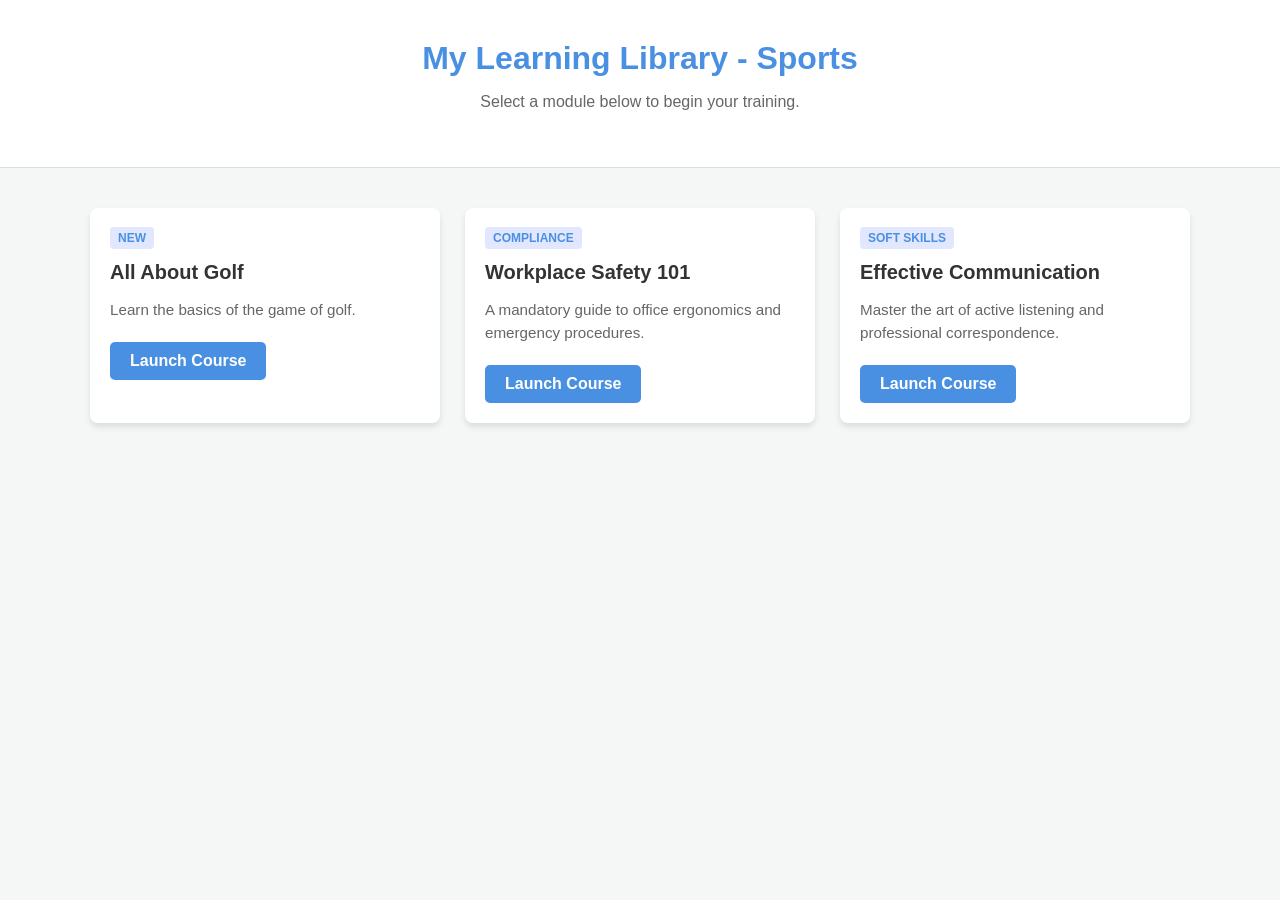
<file: index.html>
<!DOCTYPE html>
<html lang="en">
<head>
    <meta charset="UTF-8">
    <meta name="viewport" content="width=device-width, initial-scale=1.0">
    <title>eLearning Portal</title>
    <link rel="stylesheet" href="style.css"
</head>
<body>

    <header>
        <h1>My Learning Library - Sports</h1>
        <p>Select a module below to begin your training.</p>
    </header>

    <main class="course-container">
        <div class="course-card">
            <div class="card-content">
                <span class="badge">New</span>
                <h3>All About Golf</h3>
                <p>Learn the basics of the game of golf.</p>
                <a href="https://mattrbyrd.github.io/LauncherLinkDemo/?token=41a0b78a-755c-4e8f-8d3e-2c42d42b954d" class="launch-btn" 
                   target="_blank" 
                   referrerpolicy="no-referrer-when-downgrade">
                   Launch Course</a>
            </div>
        </div>

        <div class="course-card">
            <div class="card-content">
                <span class="badge">Compliance</span>
                <h3>Workplace Safety 101</h3>
                <p>A mandatory guide to office ergonomics and emergency procedures.</p>
                <a href="#" class="launch-btn">Launch Course</a>
            </div>
        </div>

        <div class="course-card">
            <div class="card-content">
                <span class="badge">Soft Skills</span>
                <h3>Effective Communication</h3>
                <p>Master the art of active listening and professional correspondence.</p>
                <a href="#" class="launch-btn">Launch Course</a>
            </div>
        </div>
    </main>

</body>
</html>
</file>
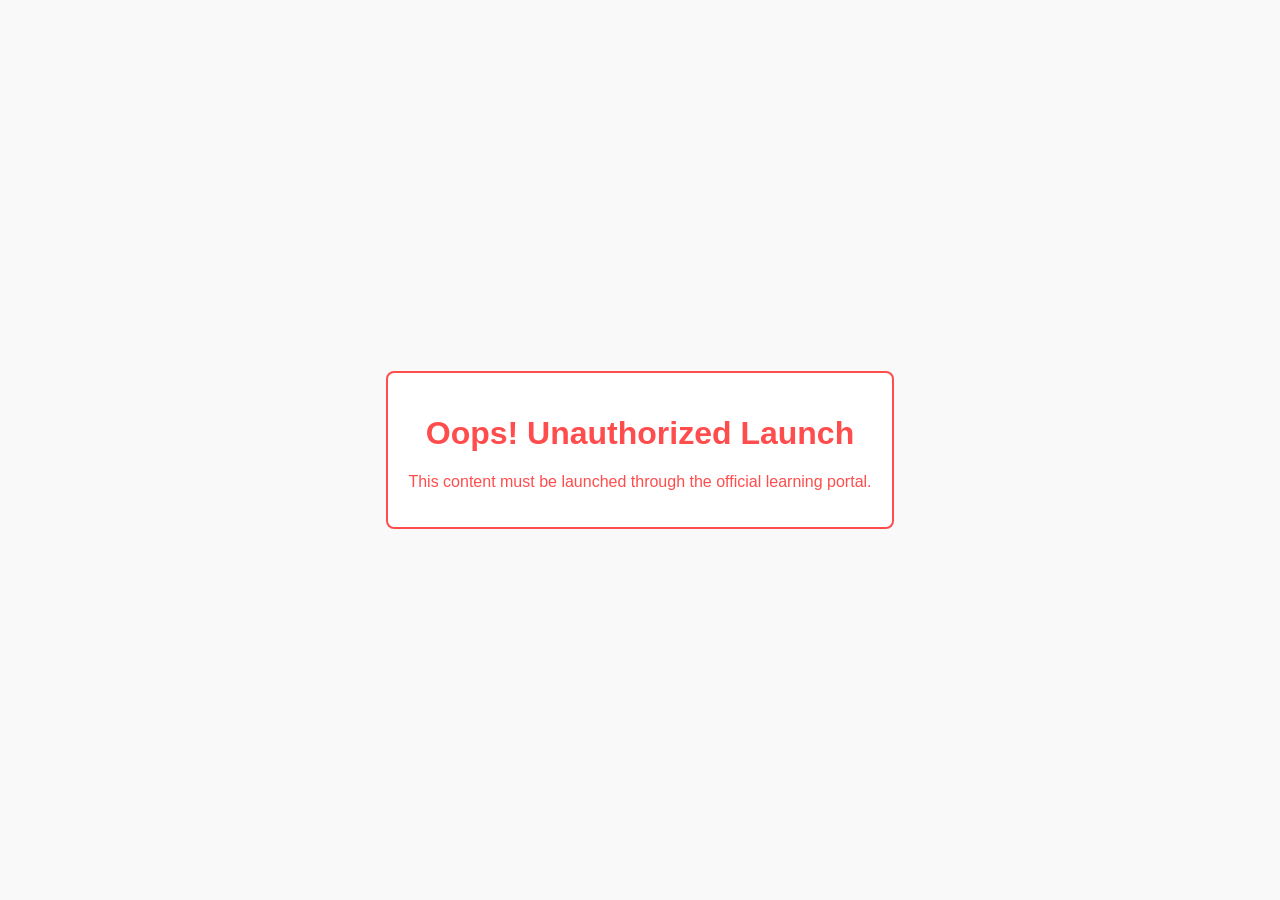
<file: launch_check.html>
<!DOCTYPE html>
<html lang="en">
<head>
    <meta charset="UTF-8">
    <title>Verifying Launch...</title>
    <style>
        body { font-family: sans-serif; display: flex; justify-content: center; align-items: center; height: 100vh; margin: 0; background: #f9f9f9; }
        /* Notice: Error is visible by default now */
        #error-msg { display: block; text-align: center; padding: 20px; border: 2px solid #ff4d4d; border-radius: 8px; background: #fff; color: #ff4d4d; }
        #loading { display: none; color: #666; }
    </style>
</head>
<body>

    <div id="error-msg">
        <h1>Oops! Unauthorized Launch</h1>
        <p>This content must be launched through the official learning portal.</p>
    </div>

    <div id="loading">Verifying launch source...</div>

    <script>
    (function() {
    const authorizedPortal = "mbyrd27.github.io";
    const authorizedLeadIn = "demo.contentcontroller.com";
    
    const errorMsg = document.getElementById('error-msg');
    const loadingMsg = document.getElementById('loading');
    const ref = document.referrer.toLowerCase();

    let isAuthorized = false;

    // 1. Chrome/Safari Check: Look at the full ancestor chain
    if (window.location.ancestorOrigins) {
        const ancestors = Array.from(window.location.ancestorOrigins);
        // Success if we see BOTH the portal and the Lead-In in the history
        const sawPortal = ancestors.some(domain => domain.includes(authorizedPortal));
        const sawLeadIn = ancestors.some(domain => domain.includes(authorizedLeadIn));
        
        if (sawPortal && sawLeadIn) {
            isAuthorized = true;
        }
    } 
    // 2. Firefox/Universal Fallback: Identity Testing
    else {
        try {
            // In a copy-paste, Lead-In is the TOP window. 
            // Since Lead-In and this script are usually same-origin or friendly,
            // we check if the top window's location contains the portal string.
            // If it's a portal launch, this line WILL THROW A SECURITY ERROR.
            if (window.top.location.href.includes(authorizedPortal)) {
                isAuthorized = true;
            }
        } catch (e) {
            // If we get a Security Error (Access Denied), it PROVES the top window
            // is a different domain (the Portal). Since we already verified 
            // the referrer is Content Controller, this is a valid launch.
            if (ref.includes(authorizedLeadIn)) {
                isAuthorized = true;
            }
        }
    }

    if (isAuthorized) {
        errorMsg.style.display = 'none';
        loadingMsg.style.display = 'block';
        
        // Handshake to launch
        window.parent.postMessage({ 'message': "Success" }, "*");
    } else {
        // Leave the error message visible (Default state)
        console.warn("Hierarchy validation failed. Launch blocked.");
    }
})();
</script>
    
</body>
</html>
</file>
<file: style.css>
:root {
    --primary-color: #4a90e2;
    --hover-color: #357abd;
    --bg-color: #f4f7f6;
    --text-dark: #333;
    --text-light: #666;
    --white: #ffffff;
}

body {
    font-family: 'Segoe UI', Tahoma, Geneva, Verdana, sans-serif;
    background-color: var(--bg-color);
    color: var(--text-dark);
    margin: 0;
    padding: 0;
}

header {
    text-align: center;
    padding: 40px 20px;
    background-color: var(--white);
    border-bottom: 1px solid #ddd;
}

header h1 { margin: 0; color: var(--primary-color); }
header p { color: var(--text-light); }

/* Grid Layout */
.course-container {
    display: grid;
    grid-template-columns: repeat(auto-fit, minmax(300px, 1fr));
    gap: 25px;
    max-width: 1100px;
    margin: 40px auto;
    padding: 0 20px;
}

/* Card Styling */
.course-card {
    background: var(--white);
    border-radius: 8px;
    overflow: hidden;
    box-shadow: 0 4px 6px rgba(0,0,0,0.1);
    transition: transform 0.2s ease, box-shadow 0.2s ease;
}

.course-card:hover {
    transform: translateY(-5px);
    box-shadow: 0 8px 15px rgba(0,0,0,0.15);
}

.card-content {
    padding: 20px;
}

.badge {
    font-size: 0.75rem;
    background: #e1e7ff;
    color: var(--primary-color);
    padding: 4px 8px;
    border-radius: 4px;
    font-weight: bold;
    text-transform: uppercase;
}

.course-card h3 {
    margin: 15px 0 10px 0;
    font-size: 1.25rem;
}

.course-card p {
    color: var(--text-light);
    font-size: 0.95rem;
    line-height: 1.5;
    margin-bottom: 20px;
}

/* Button Styling */
.launch-btn {
    display: inline-block;
    background-color: var(--primary-color);
    color: var(--white);
    text-decoration: none;
    padding: 10px 20px;
    border-radius: 5px;
    font-weight: 600;
    transition: background 0.3s ease;
}

.launch-btn:hover {
    background-color: var(--hover-color);
}
</file>
